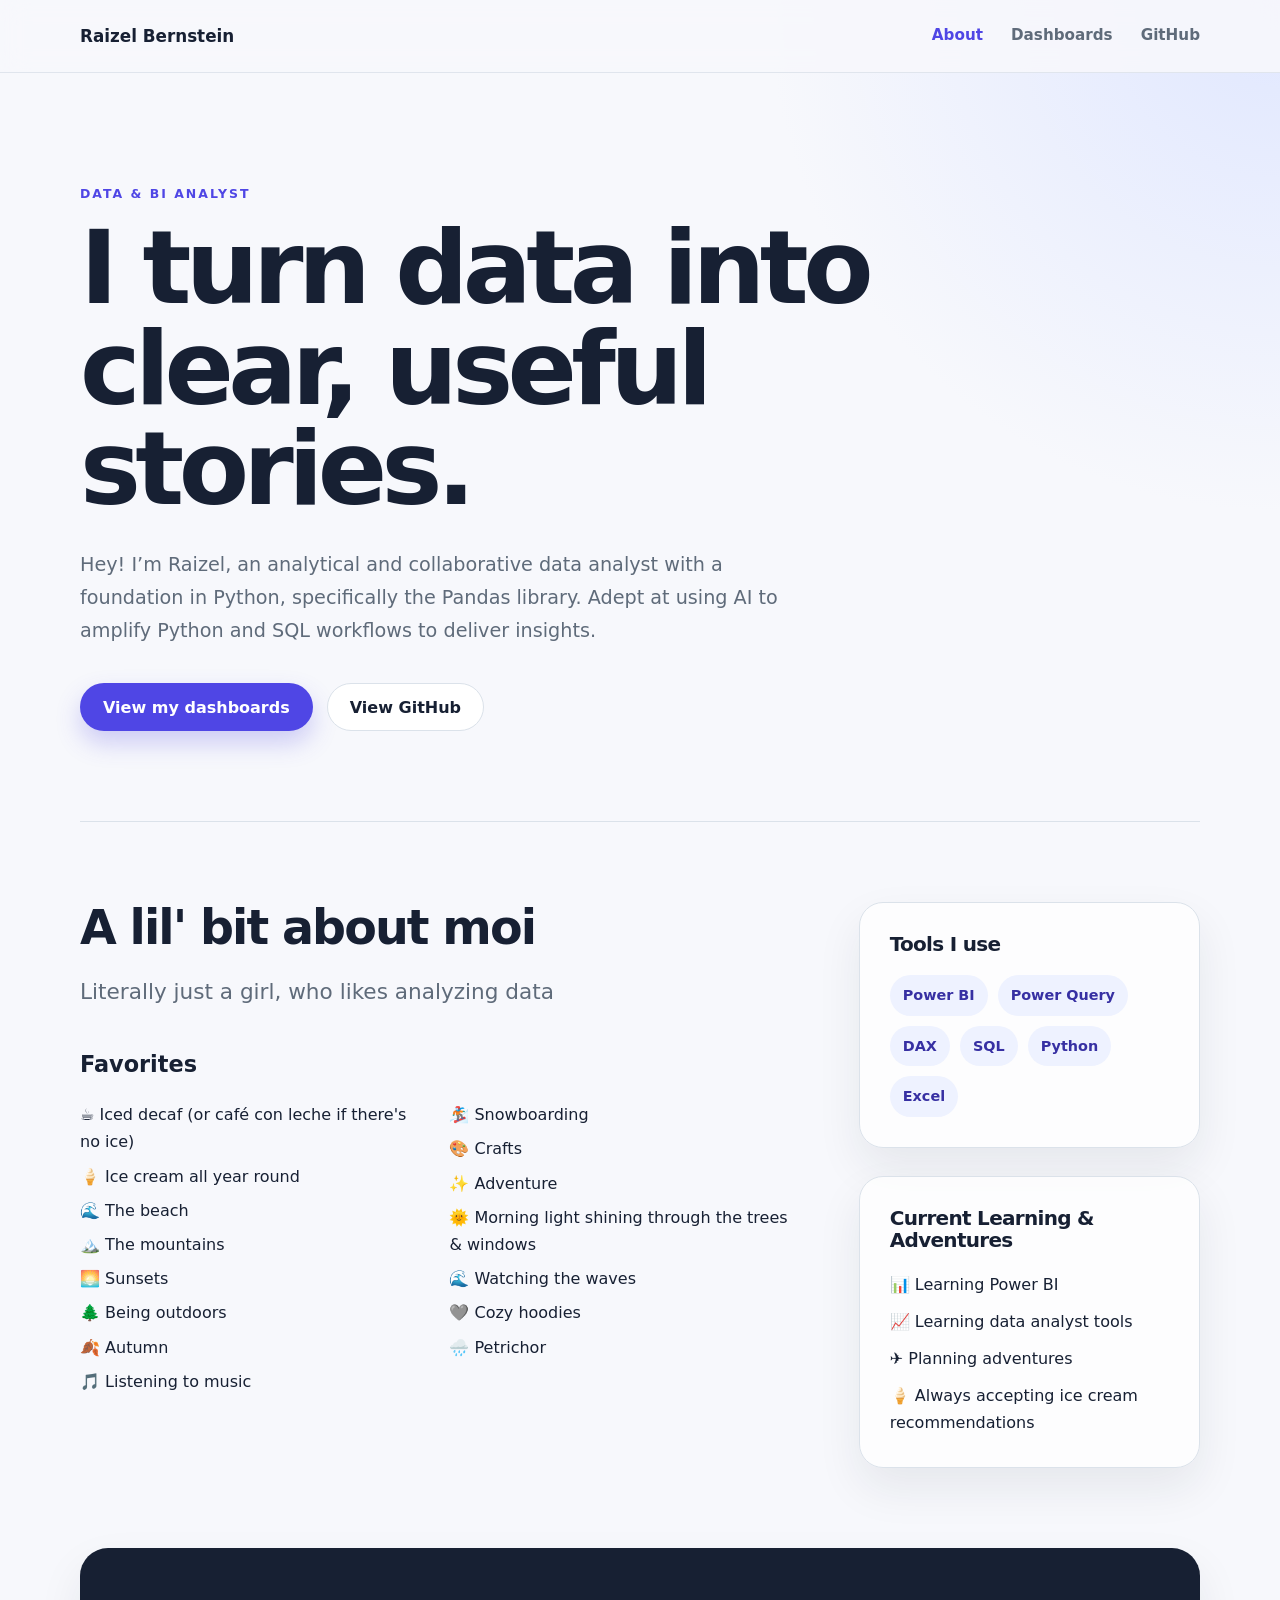
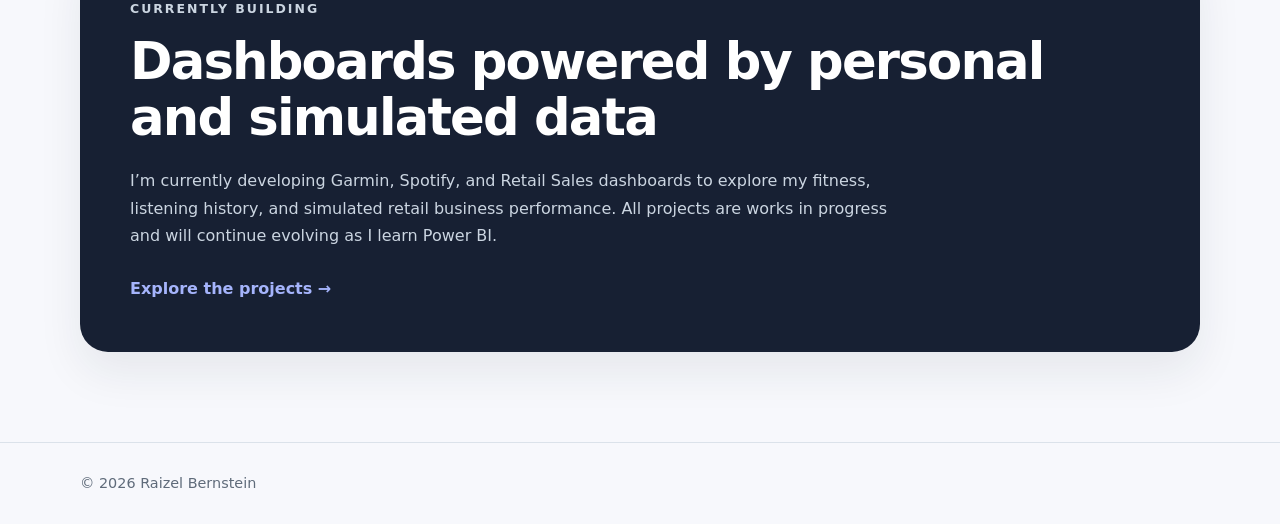
<file: index.html>
<!DOCTYPE html>
<html lang="en">
<head>
  <meta charset="UTF-8">
  <meta name="viewport" content="width=device-width, initial-scale=1.0">
  <meta name="description" content="Portfolio of Raizel Bernstein, a Data and BI Analyst.">
  <title>Raizel Bernstein | Data Analyst</title>
  <link rel="stylesheet" href="styles.css">
  <!-- Google tag (gtag.js) -->
<script async src="https://www.googletagmanager.com/gtag/js?id=G-L27V0EQGVZ"></script>
<script>
  window.dataLayer = window.dataLayer || [];
  function gtag(){dataLayer.push(arguments);}
  gtag('js', new Date());

  gtag('config', 'G-L27V0EQGVZ');
</script>
</head>

<body>
  <header class="site-header">
    <nav class="container navigation" aria-label="Main navigation">
      <a class="brand" href="index.html">Raizel Bernstein</a>

      <div class="nav-links">
        <a class="active" href="index.html">About</a>
        <a href="dashboards.html">Dashboards</a>
        <a href="https://github.com/raizelistaken" target="_blank" rel="noopener">
          GitHub
        </a>
      </div>
    </nav>
  </header>

  <main>
    <section class="container hero">
      <p class="eyebrow">DATA &amp; BI ANALYST</p>

      <h1>I turn data into clear, useful stories.</h1>

      <p class="hero-text">
        Hey! I’m Raizel, an analytical and collaborative data analyst with a foundation in Python, specifically the Pandas library. Adept at using AI to amplify Python and SQL workflows to deliver insights.
      </p>

      <div class="button-group">
        <a class="button primary" href="dashboards.html">View my dashboards</a>
        <a class="button secondary"
           href="https://github.com/raizelistaken"
           target="_blank"
           rel="noopener">
          View GitHub
        </a>
      </div>
    </section>

    <section class="container about-grid">
<div>
  <p class="section-label">A lil' bit about moi</p>

  <p class="about-intro">
    Literally just a girl, who likes analyzing data 
  </p>

  <h3 class="favorites-title">Favorites</h3>

  <ul class="favorites-list">
    <li>☕ Iced decaf (or café con leche if there's no ice) </li>
    <li>🍦 Ice cream all year round</li>
    <li>🌊 The beach</li>
    <li>🏔️ The mountains</li>
    <li>🌅 Sunsets</li>
    <li>🌲 Being outdoors</li>
    <li>🍂 Autumn</li>
    <li>🎵 Listening to music</li>
    <li>🏂 Snowboarding</li>
    <li>🎨 Crafts</li>
    <li>✨ Adventure</li>
    <li>🌞 Morning light shining through the trees &amp; windows</li>
    <li>🌊 Watching the waves</li>
    <li>🩶 Cozy hoodies</li>
    <li>🌧️ Petrichor</li>
  </ul>
</div>

      <div class="about-sidebar">

  <aside class="skills-card">
    <h2>Tools I use</h2>

    <div class="skill-list">
      <span>Power BI</span>
      <span>Power Query</span>
      <span>DAX</span>
      <span>SQL</span>
      <span>Python</span>
      <span>Excel</span>
    </div>
  </aside>

  <aside class="skills-card">
    <h2>Current Learning &amp; Adventures</h2>

    <ul class="current-list">
      <li>📊 Learning Power BI</li>
      <li>📈 Learning data analyst tools</li>
      <li>✈️ Planning adventures</li>
      <li>🍦 Always accepting ice cream recommendations</li>
    </ul>
  </aside>

</div>
    </section>

    <section class="container current-work">
      <p class="section-label">CURRENTLY BUILDING</p>
      <h2>Dashboards powered by personal and simulated data</h2>

      <p>
        I’m currently developing Garmin, Spotify, and Retail Sales dashboards to explore my
        fitness, listening history, and simulated retail business performance. All projects are works in progress and
        will continue evolving as I learn Power BI. 
      </p>

      <a class="text-link" href="dashboards.html">
        Explore the projects →
      </a>
    </section>
  </main>

  <footer>
    <div class="container">
      <p>© 2026 Raizel Bernstein</p>
    </div>
  </footer>
</body>
</html>
</file>
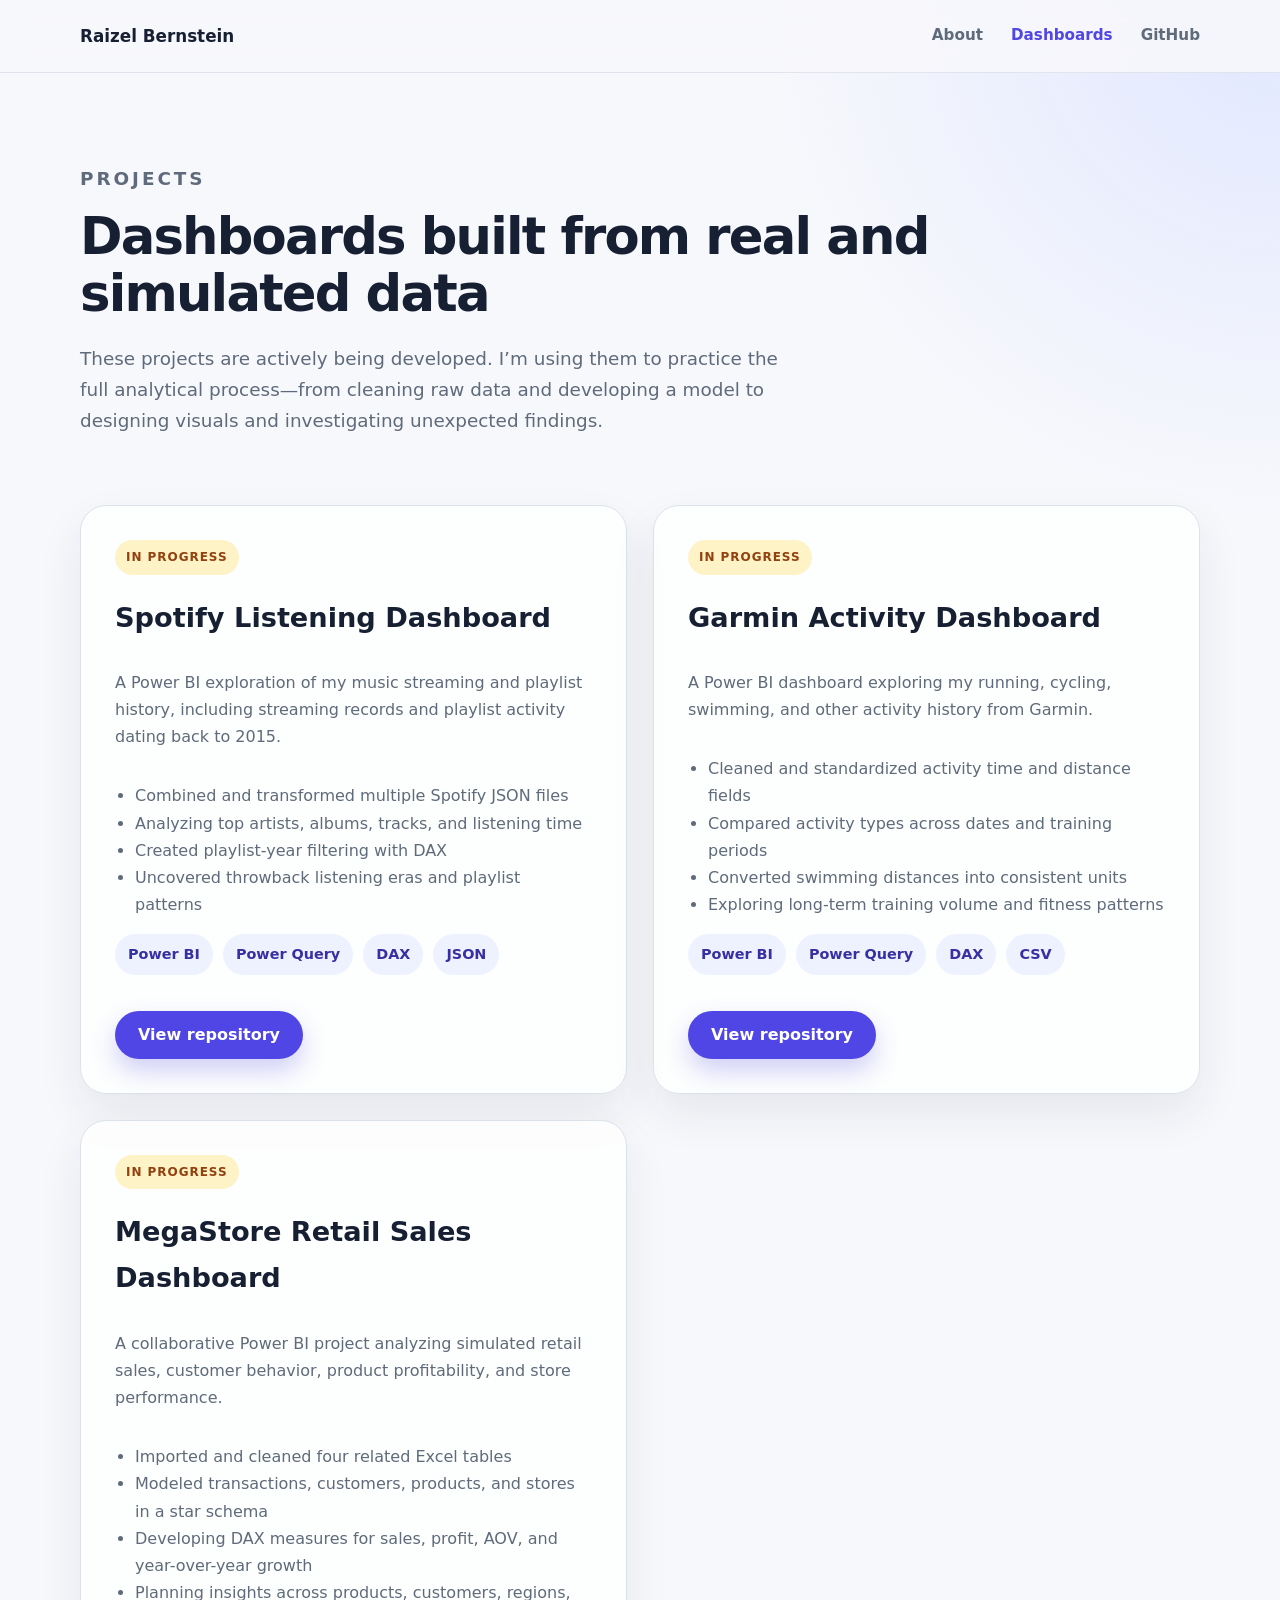
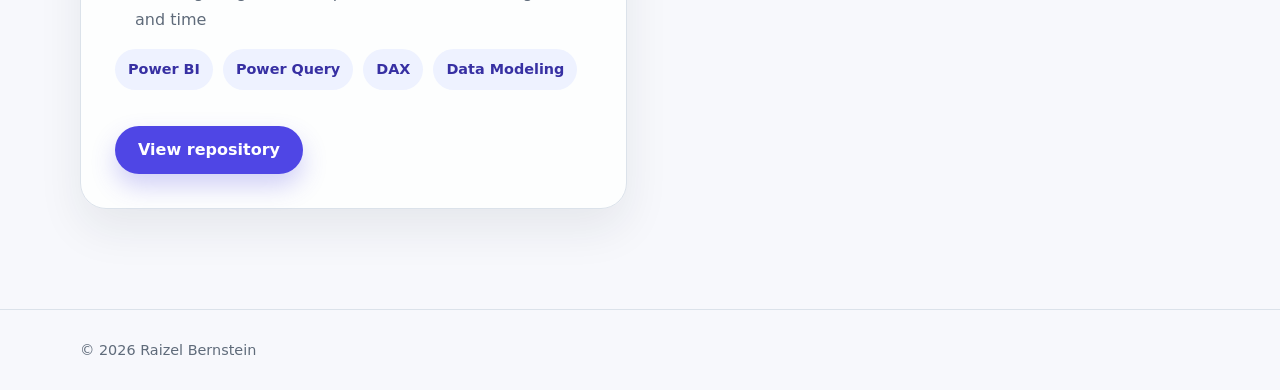
<file: dashboards.html>
<!DOCTYPE html>
<html lang="en">
<head>
  <meta charset="UTF-8">
  <meta name="viewport" content="width=device-width, initial-scale=1.0">
  <meta
    name="description"
    content="Power BI dashboard projects by Raizel Bernstein."
  >
  <title>Dashboards | Raizel Bernstein</title>
  <link rel="stylesheet" href="styles.css">
  
  <!-- Google tag (gtag.js) -->
<script async src="https://www.googletagmanager.com/gtag/js?id=G-L27V0EQGVZ"></script>
<script>
  window.dataLayer = window.dataLayer || [];
  function gtag(){dataLayer.push(arguments);}
  gtag('js', new Date());

  gtag('config', 'G-L27V0EQGVZ');
</script>
</head>

<body>
  <header class="site-header">
    <nav class="container navigation" aria-label="Main navigation">
      <a class="brand" href="index.html">Raizel Bernstein</a>

      <div class="nav-links">
        <a href="index.html">About</a>
        <a class="active" href="dashboards.html">Dashboards</a>
        <a
          href="https://github.com/raizelistaken"
          target="_blank"
          rel="noopener"
        >
          GitHub
        </a>
      </div>
    </nav>
  </header>

  <main>
    <section class="container page-intro">
      <p class="section-label">PROJECTS</p>
      <h1>Dashboards built from real and simulated data</h1>

      <p>
        These projects are actively being developed. I’m using them to practice
        the full analytical process—from cleaning raw data and developing a
        model to designing visuals and investigating unexpected findings.
      </p>
    </section>

    <section class="container project-grid">
      <article class="project-card">
        <span class="status">In progress</span>

        <h2>Spotify Listening Dashboard</h2>

        <p>
          A Power BI exploration of my music streaming and playlist history,
          including streaming records and playlist activity dating back
          to 2015.
        </p>

        <ul>
          <li>Combined and transformed multiple Spotify JSON files</li>
          <li>Analyzing top artists, albums, tracks, and listening time</li>
          <li>Created playlist-year filtering with DAX</li>
          <li>Uncovered throwback listening eras and playlist patterns</li>
        </ul>

        <div class="skill-list">
          <span>Power BI</span>
          <span>Power Query</span>
          <span>DAX</span>
          <span>JSON</span>
        </div>

        <div class="button-group">
          <a
            class="button primary"
            href="https://github.com/raizelistaken/Spotify-Dashboard"
            target="_blank"
            rel="noopener"
          >
            View repository
          </a>
        </div>
      </article>

      <article class="project-card">
        <span class="status">In progress</span>

        <h2>Garmin Activity Dashboard</h2>

        <p>
          A Power BI dashboard exploring my running, cycling, swimming, and
          other activity history from Garmin.
        </p>

        <ul>
          <li>Cleaned and standardized activity time and distance fields</li>
          <li>Compared activity types across dates and training periods</li>
          <li>Converted swimming distances into consistent units</li>
          <li>Exploring long-term training volume and fitness patterns</li>
        </ul>

        <div class="skill-list">
          <span>Power BI</span>
          <span>Power Query</span>
          <span>DAX</span>
          <span>CSV</span>
        </div>

        <div class="button-group">
          <a
            class="button primary"
            href="https://github.com/raizelistaken/garmin-power-BI-dashboard"
            target="_blank"
            rel="noopener"
          >
            View repository
          </a>
        </div>
      </article>
        <article class="project-card">
          <span class="status">In progress</span>

          <h2>MegaStore Retail Sales Dashboard</h2>

          <p>
            A collaborative Power BI project analyzing simulated retail sales,
            customer behavior, product profitability, and store performance.
          </p>

          <ul>
            <li>Imported and cleaned four related Excel tables</li>
            <li>Modeled transactions, customers, products, and stores in a star schema</li>
            <li>Developing DAX measures for sales, profit, AOV, and year-over-year growth</li>
            <li>Planning insights across products, customers, regions, and time</li>
          </ul>

          <div class="skill-list">
            <span>Power BI</span>
            <span>Power Query</span>
            <span>DAX</span>
            <span>Data Modeling</span>
          </div>

          <div class="button-group">
            <a
              class="button primary"
              href="https://github.com/raizelistaken/megastore-retail-sales-powerbi"
              target="_blank"
              rel="noopener"
            >
              View repository
            </a>
          </div>
        </article>
    </section>
  </main>

  <footer>
    <div class="container">
      <p>© 2026 Raizel Bernstein</p>
    </div>
  </footer>
</body>
</html>
</file>
<file: styles.css>
:root {
  --background: #f7f8fc;
  --surface: #ffffff;
  --text: #172033;
  --muted: #5f6b7a;
  --accent: #4f46e5;
  --accent-dark: #3730a3;
  --accent-soft: #eef2ff;
  --border: #dbe2ea;
  --shadow: 0 20px 45px rgba(23, 32, 51, 0.08);
}

* {
  box-sizing: border-box;
}

html {
  scroll-behavior: smooth;
}

body {
  margin: 0;
  color: var(--text);
  background:
    radial-gradient(circle at top right, #e0e7ff 0, transparent 32rem),
    var(--background);
  font-family:
    Inter, ui-sans-serif, system-ui, -apple-system, BlinkMacSystemFont,
    "Segoe UI", sans-serif;
  line-height: 1.7;
}

a {
  color: inherit;
}

.container {
  width: min(1120px, calc(100% - 40px));
  margin: 0 auto;
}

/* Navigation */

.site-header {
  position: sticky;
  top: 0;
  z-index: 10;
  border-bottom: 1px solid rgba(219, 226, 234, 0.8);
  background: rgba(247, 248, 252, 0.88);
  backdrop-filter: blur(14px);
}

.navigation {
  display: flex;
  align-items: center;
  justify-content: space-between;
  min-height: 72px;
}

.brand {
  color: var(--text);
  font-size: 1.05rem;
  font-weight: 750;
  text-decoration: none;
}

.nav-links {
  display: flex;
  align-items: center;
  gap: 28px;
}

.nav-links a {
  color: var(--muted);
  font-size: 0.95rem;
  font-weight: 650;
  text-decoration: none;
}

.nav-links a:hover,
.nav-links a.active {
  color: var(--accent);
}

/* Hero */

.hero {
  padding: 110px 0 90px;
}

.eyebrow,
.section-label {
  margin: 0 0 14px;
  color: var(--accent);
  font-size: 0.78rem;
  font-weight: 800;
  letter-spacing: 0.16em;
}

.hero h1 {
  max-width: 900px;
  margin: 0;
  font-size: clamp(3rem, 8vw, 6.4rem);
  line-height: 0.98;
  letter-spacing: -0.055em;
}

.hero-text {
  max-width: 700px;
  margin: 30px 0 0;
  color: var(--muted);
  font-size: 1.2rem;
}

.button-group {
  display: flex;
  flex-wrap: wrap;
  gap: 14px;
  margin-top: 36px;
}

.button {
  display: inline-flex;
  align-items: center;
  justify-content: center;
  min-height: 48px;
  padding: 0 22px;
  border: 1px solid transparent;
  border-radius: 999px;
  font-weight: 750;
  text-decoration: none;
  transition:
    transform 160ms ease,
    box-shadow 160ms ease,
    background 160ms ease;
}

.button:hover {
  transform: translateY(-2px);
}

.button.primary {
  color: #ffffff;
  background: var(--accent);
  box-shadow: 0 12px 24px rgba(79, 70, 229, 0.25);
}

.button.primary:hover {
  background: var(--accent-dark);
}

.button.secondary {
  border-color: var(--border);
  background: var(--surface);
}

/* About */

.about-grid {
  display: grid;
  grid-template-columns: 1.35fr 0.65fr;
  gap: 70px;
  align-items: start;
  padding: 80px 0;
  border-top: 1px solid var(--border);
}

.about-grid h2,
.current-work h2,
.page-intro h1 {
  margin: 0 0 22px;
  font-size: clamp(2rem, 4vw, 3.4rem);
  line-height: 1.1;
  letter-spacing: -0.035em;
}

.about-grid p,
.current-work p,
.page-intro p {
  color: var(--muted);
}

.skills-card {
  padding: 30px;
  border: 1px solid var(--border);
  border-radius: 24px;
  background: rgba(255, 255, 255, 0.78);
  box-shadow: var(--shadow);
}

.skills-card h2 {
  margin-bottom: 20px;
  font-size: 1.25rem;
}

.skill-list {
  display: flex;
  flex-wrap: wrap;
  gap: 10px;
}

.skill-list span {
  padding: 8px 13px;
  border-radius: 999px;
  color: var(--accent-dark);
  background: var(--accent-soft);
  font-size: 0.9rem;
  font-weight: 700;
}

.current-work {
  margin-bottom: 90px;
  padding: 50px;
  border-radius: 28px;
  background: var(--text);
  box-shadow: var(--shadow);
}

.current-work h2 {
  color: #ffffff;
}

.current-work p {
  max-width: 760px;
  color: #cbd5e1;
}

.about-sidebar {
  display: flex;
  flex-direction: column;
  gap: 28px;
}

.about-grid .section-label {
  margin-bottom: 20px;
  color: var(--text);
  font-size: 2.97rem;
  font-weight: 800;
  line-height: 1.1;
  letter-spacing: -0.04em;
  text-transform: none;
}

.about-intro {
  margin: 0 0 34px;
  font-size: 1.35rem;
  color: #445066;
}

.favorites-title {
    margin: 0 0 18px;
    font-size: 1.4rem;
    font-weight: 700;
}

.favorites-list,
.current-list {
  list-style: none;
  padding: 0;
  margin: 0;
}

.favorites-list {
  columns: 2;
  column-gap: 30px;
}

.favorites-list li {
  margin-bottom: 7px;
  break-inside: avoid;
}

.current-list li {
  margin-bottom: 10px;
}

.current-list li:last-child {
  margin-bottom: 0;
}

.text-link {
  display: inline-block;
  margin-top: 10px;
  color: #a5b4fc;
  font-weight: 750;
  text-decoration: none;
}

.text-link:hover {
  color: #ffffff;
}

/* Dashboard page */

.page-intro {
  padding: 90px 0 50px;
}

.page-intro p {
  max-width: 720px;
  font-size: 1.15rem;
}

.project-grid {
  display: grid;
  grid-template-columns: repeat(2, 1fr);
  gap: 26px;
  padding-bottom: 100px;
}

.project-card {
  display: flex;
  flex-direction: column;
  padding: 34px;
  border: 1px solid var(--border);
  border-radius: 26px;
  background: rgba(255, 255, 255, 0.82);
  box-shadow: var(--shadow);
}

.project-card h2 {
  margin: 20px 0 12px;
  font-size: 1.7rem;
}

.project-card p {
  color: var(--muted);
}

.project-card ul {
  padding-left: 20px;
  color: var(--muted);
}

.project-card .button {
  align-self: flex-start;
  margin-top: auto;
}

.status {
  align-self: flex-start;
  padding: 7px 11px;
  border-radius: 999px;
  color: #92400e;
  background: #fef3c7;
  font-size: 0.75rem;
  font-weight: 800;
  letter-spacing: 0.08em;
  text-transform: uppercase;
}

/* Footer */

footer {
  border-top: 1px solid var(--border);
}

footer .container {
  padding: 28px 0;
}

footer p {
  margin: 0;
  color: var(--muted);
  font-size: 0.9rem;
}

/* Accessibility */

a:focus-visible {
  outline: 3px solid #818cf8;
  outline-offset: 4px;
}

/* Mobile */

@media (max-width: 760px) {
  .navigation {
    align-items: flex-start;
    flex-direction: column;
    gap: 12px;
    padding: 18px 0;
  }

  .nav-links {
    gap: 18px;
  }

  .hero {
    padding: 75px 0 65px;
  }

  .about-grid,
  .project-grid {
    grid-template-columns: 1fr;
  }

  .about-grid {
    gap: 35px;
  }

  .favorites-list {
  columns: 1;
}

  .current-work {
    padding: 32px 25px;
  }
}
</file>
